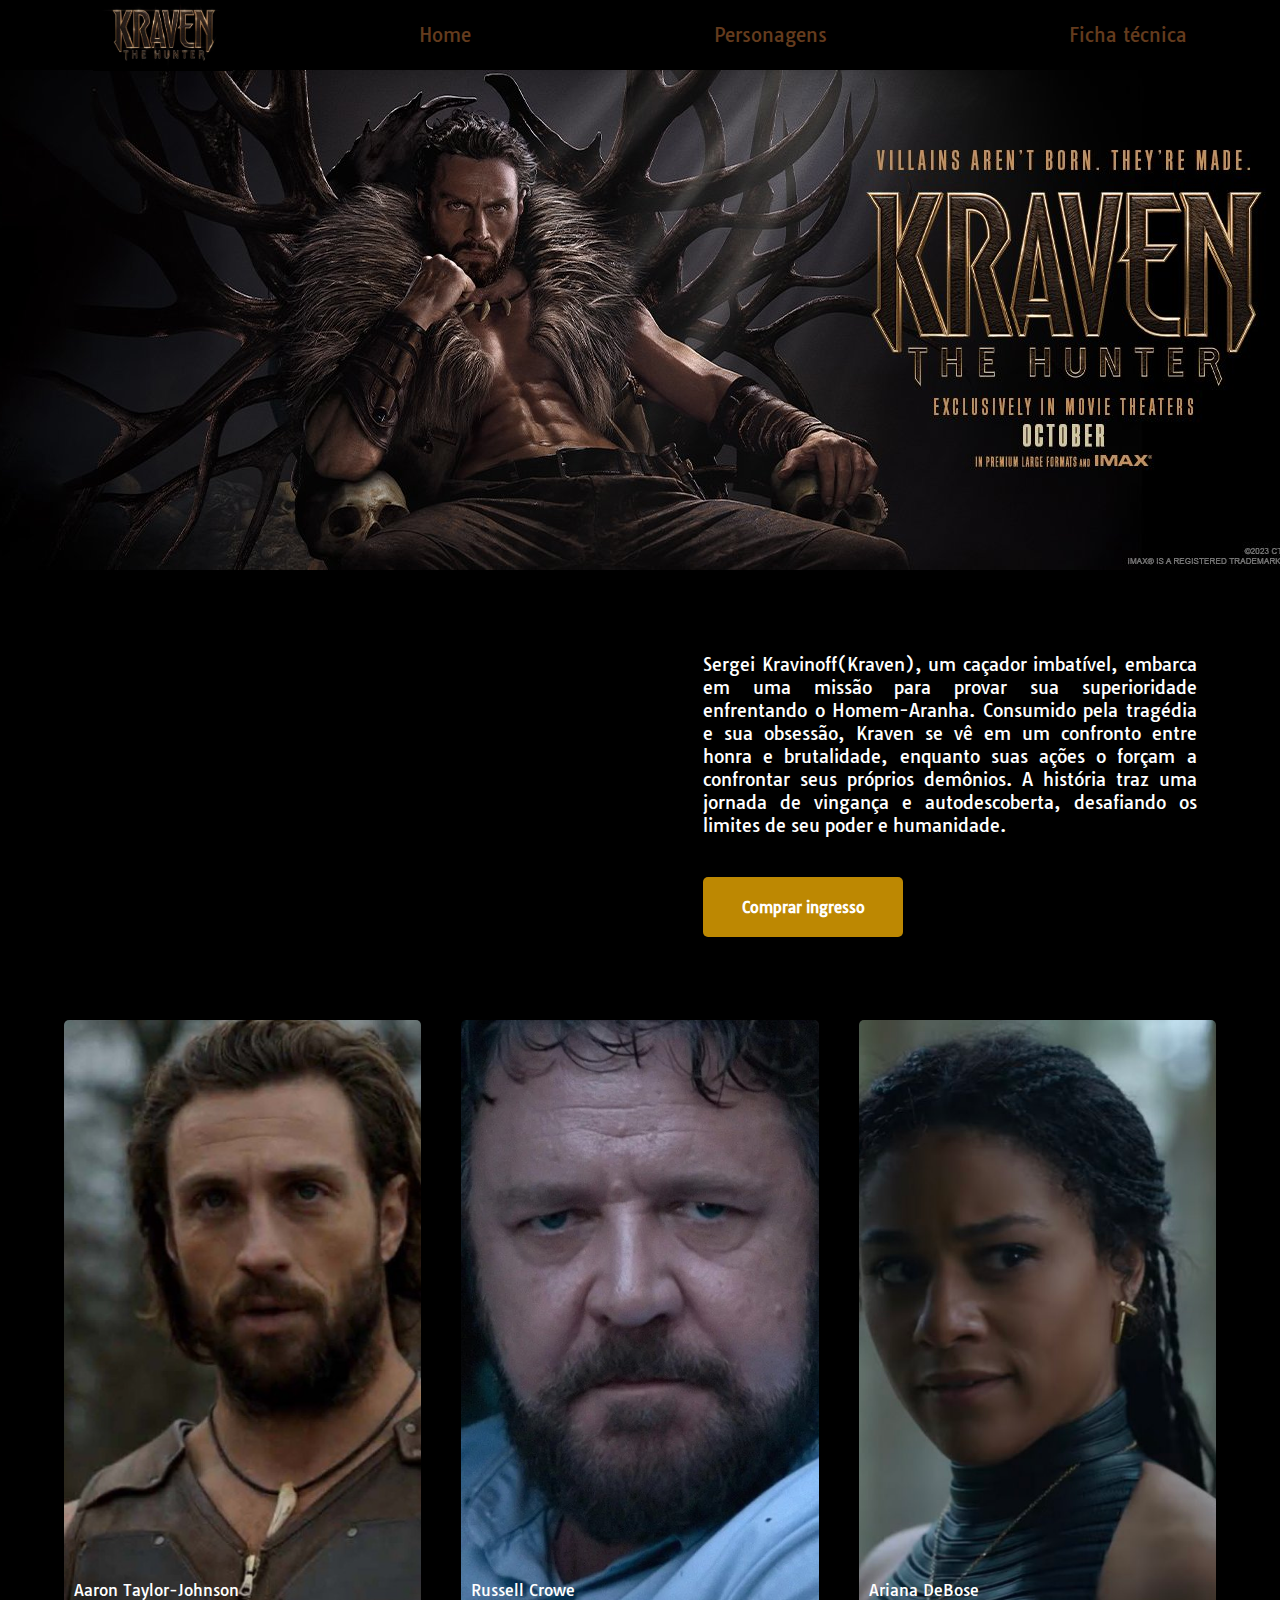
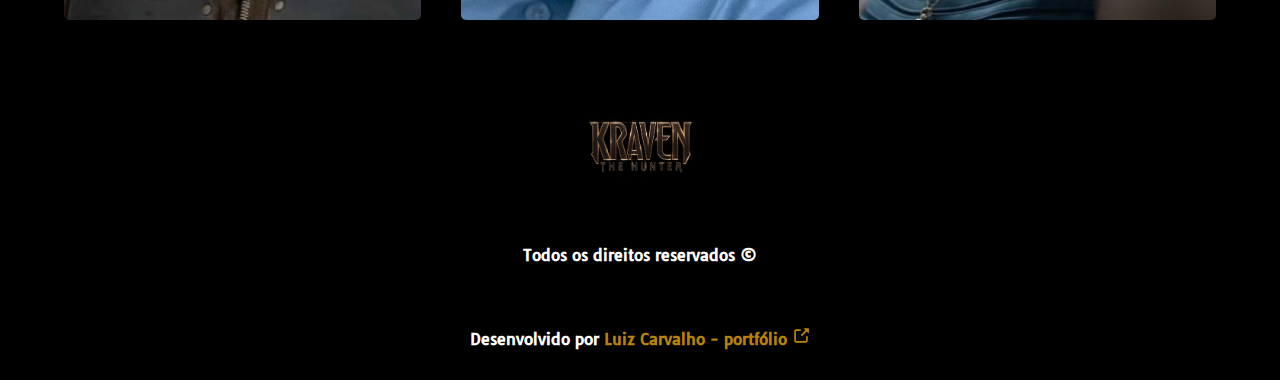
<file: index.html>
<!DOCTYPE html>
<html lang="pt-br">

<head>
    <meta charset="UTF-8">
    <meta name="viewport" content="width=device-width, initial-scale=1.0">
    <link rel="shortcut icon" href="images/favicon.ico" type="image/x-icon">
    <link href='https://unpkg.com/boxicons@2.1.4/css/boxicons.min.css' rel='stylesheet'>
    <link rel="stylesheet" href="styles/base.css">
    <link rel="stylesheet" href="styles/header.css">
    <link rel="stylesheet" href="styles/footer.css">
    <link rel="stylesheet" href="styles/pages/home.css">
    <title>Kraven The Hunter - Home</title>
</head>

<body>
    <header>
        <img class="mini-logo" id="mini-logo-nav" src="images/kraven-the-hunter-logo.jpeg">
        <span class="bx bx-menu" id="menu-icon" onclick="displayMenu()"></span>
        <nav class="nav-bar">
            <ul class="nav-list">
                <li><a href="index.html">Home</a></li>
                <li><a href="personagens.html">Personagens</a></li>
                <li><a href="ficha-tecnica.html">Ficha técnica</a></li>
            </ul>
        </nav>
    </header>
    <div class="mobile-menu">
        <ul class="mobile-nav-list">
            <li><a href="index.html">Home</a></li>
            <li><a href="personagens.html">Personagens</a></li>
            <li><a href="ficha-tecnica.html">Ficha técnica</a></li>
        </ul>
    </div>
    <div class="banner-principal"></div>
    <div class="container-geral"> 
        <div class="trailler-container"> 
            <iframe width="560" height="315" 
                src="https://www.youtube.com/embed/KHKvdPGQsTY?si=hNpqJE7J7JQYVl28"
                title="YouTube video player" frameborder="0"
                allow="accelerometer; autoplay; clipboard-write; encrypted-media; gyroscope; picture-in-picture; web-share"
                referrerpolicy="strict-origin-when-cross-origin" allowfullscreen>
            </iframe>
        </div>

        <aside class="about-card"> 
            <p class="sinopse">
                Sergei Kravinoff(Kraven), um caçador imbatível, embarca em uma missão para provar sua superioridade enfrentando o Homem-Aranha. Consumido pela tragédia e sua obsessão, Kraven se vê em um confronto entre honra e brutalidade, enquanto suas ações o forçam a confrontar seus próprios demônios. A história traz uma jornada de vingança e autodescoberta, desafiando os limites de seu poder e humanidade.
            </p>
            <button class="buy-ticket">Comprar ingresso</button>
        </aside>
    </div>

    <div class="actor-cards-container">
        <div class="cards-content">
            <div class="card banner1"><a href="https://pt.wikipedia.org/wiki/Aaron_Taylor-Johnson" target="_blank">Aaron Taylor-Johnson</a></div>
            <div class="card banner2"><a href="https://pt.wikipedia.org/wiki/Russell_Crowe" target="_blank">Russell Crowe</a></div>
            <div class="card banner3"><a href="https://pt.wikipedia.org/wiki/Ariana_DeBose" target="_blank">Ariana DeBose</a></div>
        </div>
    </div>

    <button id="back-to-top">&#x2B06</button>

    <footer class="footer-root">
        <img class="mini-logo" src="images/kraven-the-hunter-logo.jpeg">
        <span>Todos os direitos reservados &copy;</span>
        <span>Desenvolvido por 
            <a href="https://github.com/luizcarvalhosilva" target="_blank">
                Luiz Carvalho - portfólio
                <svg width="18" height="18" viewBox="0 0 16 16" fill="currentColor" class="svg-arrow">
                    <path d="M3.75 2h3.5a.75.75 0 0 1 0 1.5h-3.5a.25.25 0 0 0-.25.25v8.5c0 .138.112.25.25.25h8.5a.25.25 0 0 0 .25-.25v-3.5a.75.75 0 0 1 1.5 0v3.5A1.75 1.75 0 0 1 12.25 14h-8.5A1.75 1.75 0 0 1 2 12.25v-8.5C2 2.784 2.784 2 3.75 2Zm6.854-1h4.146a.25.25 0 0 1 .25.25v4.146a.25.25 0 0 1-.427.177L13.03 4.03 9.28 7.78a.751.751 0 0 1-1.042-.018.751.751 0 0 1-.018-1.042l3.75-3.75-1.543-1.543A.25.25 0 0 1 10.604 1Z"></path>
                </svg>
            </a>
        </span>
    </footer>

    <script src="./scripts/base-script.js"></script>
    <script src="./scripts/roll-to-topBtn.js"></script>
</body>
</html>
</file>
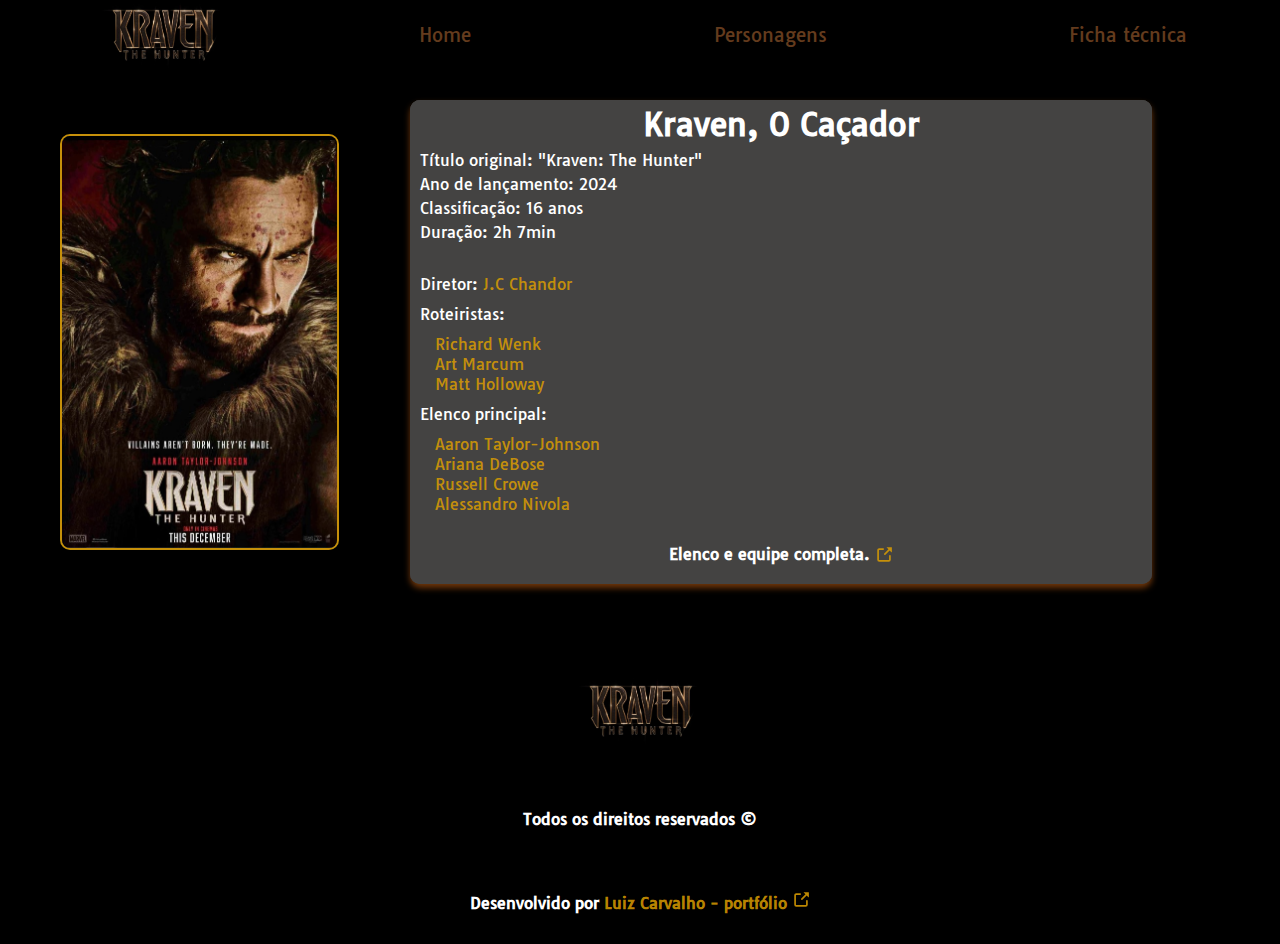
<file: ficha-tecnica.html>
<!DOCTYPE html>
<html lang="pt-br">
<head>
    <meta charset="UTF-8">
    <meta name="viewport" content="width=device-width, initial-scale=1.0">
    <link rel="shortcut icon" href="images/favicon.ico" type="image/x-icon">
    <link href='https://unpkg.com/boxicons@2.1.4/css/boxicons.min.css' rel='stylesheet'>
    <link rel="stylesheet" href="styles/base.css">
    <link rel="stylesheet" href="styles/header.css">
    <link rel="stylesheet" href="styles/footer.css">
    <link rel="stylesheet" href="styles/pages/ficha-tec.css">
    <title>Kraven The Hunter - Ficha técnica</title>
</head>
<body>
    <header>
        <img class="mini-logo" id="mini-logo-nav" src="images/kraven-the-hunter-logo.jpeg">
        <span class="bx bx-menu" id="menu-icon" onclick="displayMenu()"></span>
        <nav class="nav-bar">
            <ul class="nav-list">
                <li><a href="index.html">Home</a></li>
                <li><a href="personagens.html">Personagens</a></li>
                <li><a href="ficha-tecnica.html">Ficha técnica</a></li>
            </ul>
        </nav>
    </header>
    <div class="mobile-menu">
        <ul class="mobile-nav-list">
            <li><a href="index.html">Home</a></li>
            <li><a href="personagens.html">Personagens</a></li>
            <li><a href="ficha-tecnica.html">Ficha técnica</a></li>
        </ul>
    </div>

    <main class="info">
        <div class="movie-poster-container">
            <img src="images/movie-poster.jpg" alt="poster do filme" class="poster">
        </div>
        <div class="container-info">
            <div class="header">
                <h1>Kraven, O Caçador</h1>
                <span>Título original: "Kraven: The Hunter"</span>
                <span>Ano de lançamento: 2024</span>
                <span>Classificação: 16 anos</span>
                <span>Duração: 2h 7min</span>
            </div>
            <div class="container-cast">
                <span>Diretor: <a href="https://www.imdb.com/name/nm1170855/bio/?ref_=nm_ov_bio_sm" target="_blank">J.C Chandor</a></span>
                <span>Roteiristas:</span>
                <ul class="staff-list">
                    <li><a href="https://www.imdb.com/pt/name/nm0921013/?ref_=tt_ov_wr_1" target="_blank">Richard Wenk</a></li>
                    <li><a href="https://www.imdb.com/pt/name/nm1436466/?ref_=tt_ov_wr_2" target="_blank">Art Marcum</a></li>
                    <li><a href="https://www.imdb.com/pt/name/nm0391344/?ref_=tt_ov_wr_3" target="_blank">Matt Holloway</a></li>
                </ul>
                <span>Elenco principal:</span>
                <ul class="staff-list">
                    <li>
                        <a href="https://www.imdb.com/name/nm1093951/bio/?ref_=nm_ov_ql_1" target="_blank" class="link-bio">Aaron Taylor-Johnson</a>
                    </li>
                    <li>
                        <a href="https://www.imdb.com/name/nm3663196/bio/?ref_=nm_ov_ql_1" target="_blank" class="link-bio">Ariana DeBose</a>
                    </li>
                    <li>
                        <a href="https://www.imdb.com/name/nm0000128/bio/?ref_=nm_ov_ql_1" target="_blank" class="link-bio">Russell Crowe</a>
                    </li>
                    <li>
                        <a href="https://www.imdb.com/name/nm0005273/bio/?ref_=nm_ov_ql_1" target="_blank" class="link-bio">Alessandro Nivola</a>
                    </li>
                </ul>
                <span>
                    Elenco e equipe completa.
                    <a href="https://www.imdb.com/title/tt8790086/fullcredits" target="_blank">
                        <svg width="18" height="18" viewBox="0 0 16 16" fill="currentColor" class="svg-arrow">
                            <path d="M3.75 2h3.5a.75.75 0 0 1 0 1.5h-3.5a.25.25 0 0 0-.25.25v8.5c0 .138.112.25.25.25h8.5a.25.25 0 0 0 .25-.25v-3.5a.75.75 0 0 1 1.5 0v3.5A1.75 1.75 0 0 1 12.25 14h-8.5A1.75 1.75 0 0 1 2 12.25v-8.5C2 2.784 2.784 2 3.75 2Zm6.854-1h4.146a.25.25 0 0 1 .25.25v4.146a.25.25 0 0 1-.427.177L13.03 4.03 9.28 7.78a.751.751 0 0 1-1.042-.018.751.751 0 0 1-.018-1.042l3.75-3.75-1.543-1.543A.25.25 0 0 1 10.604 1Z"></path>
                        </svg>
                    </a>
                </span>
            </div>
        </div>
    </main>

    <button id="back-to-top">&#x2B06</button>

    <footer class="footer-root">
        <img class="mini-logo" src="images/kraven-the-hunter-logo.jpeg">
        <span>Todos os direitos reservados &copy;</span>
        <span>Desenvolvido por 
            <a href="https://github.com/luizcarvalhosilva" target="_blank">
                Luiz Carvalho - portfólio
                <svg width="18" height="18" viewBox="0 0 16 16" fill="currentColor" class="svg-arrow">
                    <path d="M3.75 2h3.5a.75.75 0 0 1 0 1.5h-3.5a.25.25 0 0 0-.25.25v8.5c0 .138.112.25.25.25h8.5a.25.25 0 0 0 .25-.25v-3.5a.75.75 0 0 1 1.5 0v3.5A1.75 1.75 0 0 1 12.25 14h-8.5A1.75 1.75 0 0 1 2 12.25v-8.5C2 2.784 2.784 2 3.75 2Zm6.854-1h4.146a.25.25 0 0 1 .25.25v4.146a.25.25 0 0 1-.427.177L13.03 4.03 9.28 7.78a.751.751 0 0 1-1.042-.018.751.751 0 0 1-.018-1.042l3.75-3.75-1.543-1.543A.25.25 0 0 1 10.604 1Z"></path>
                </svg>
            </a>
        </span>
    </footer>

    <script src="./scripts/base-script.js"></script>
    <script src="./scripts/roll-to-topBtn.js"></script>
</body>
</html>
</file>
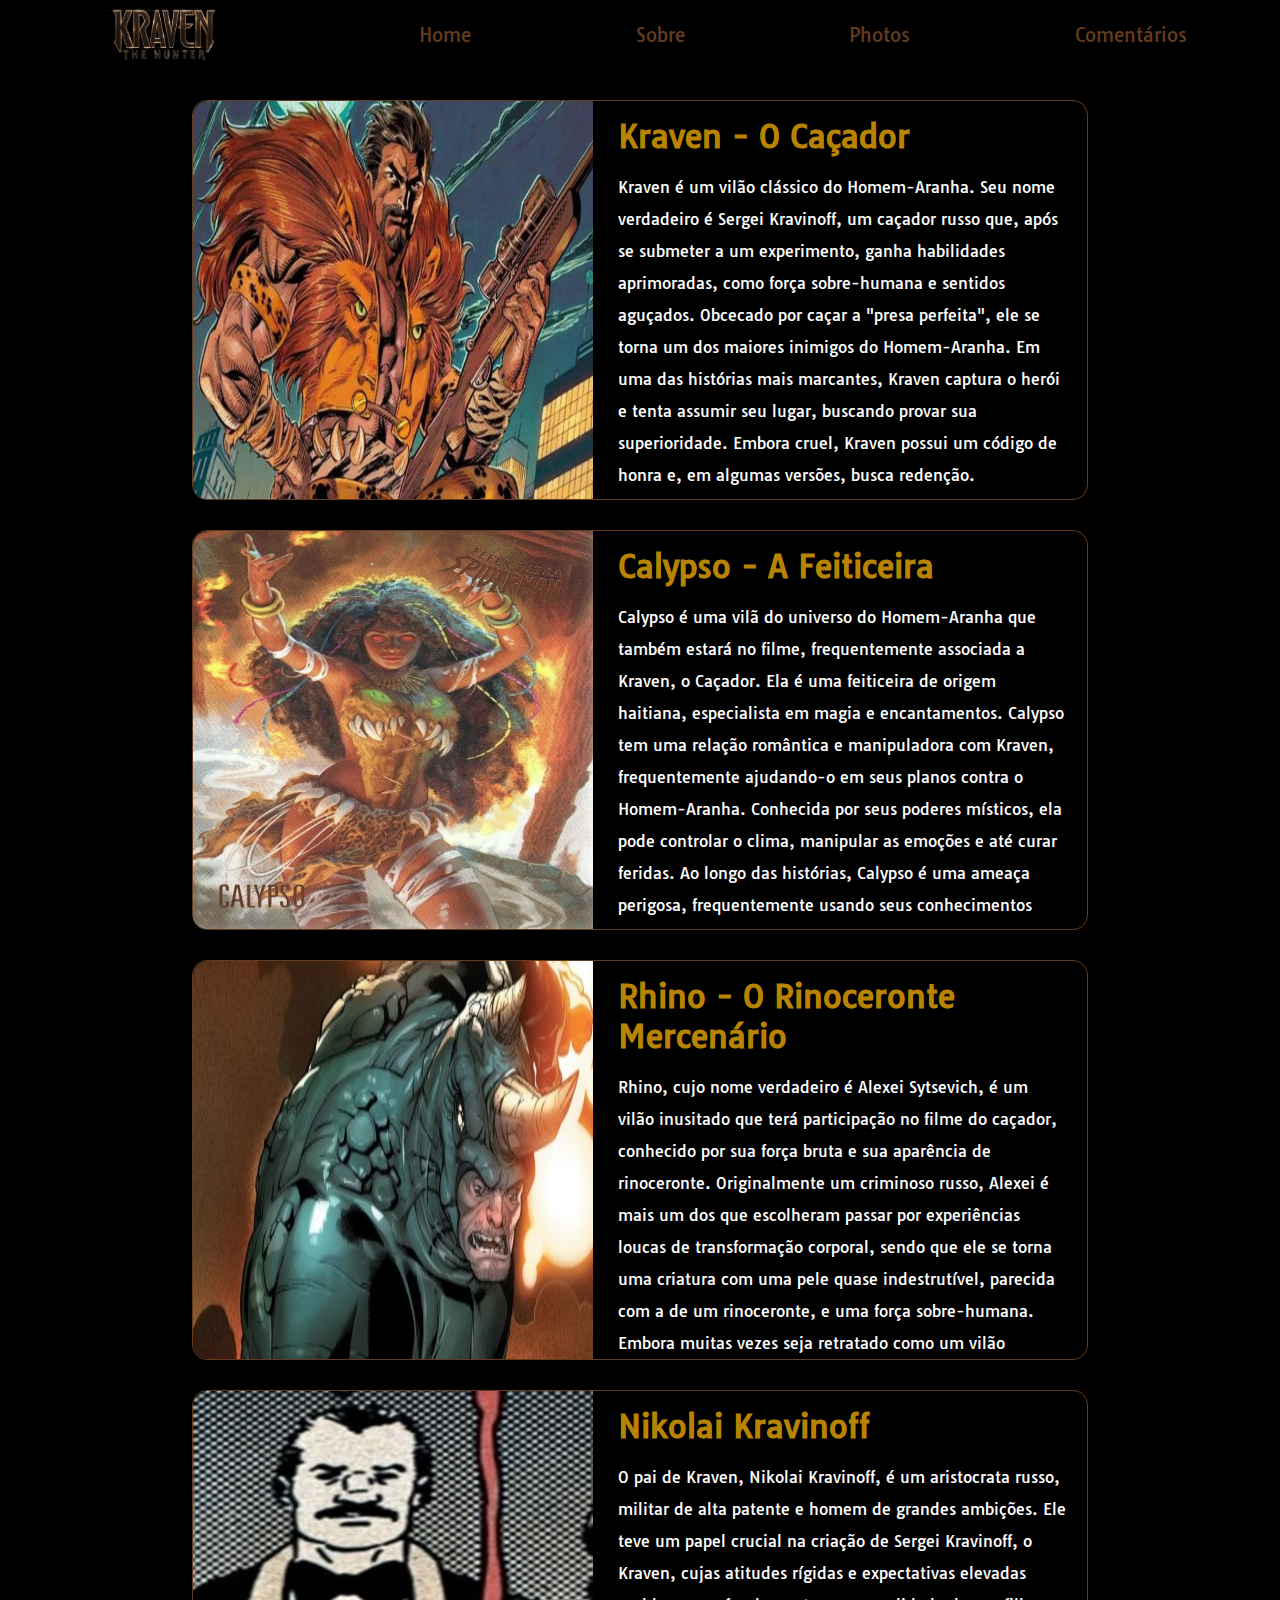
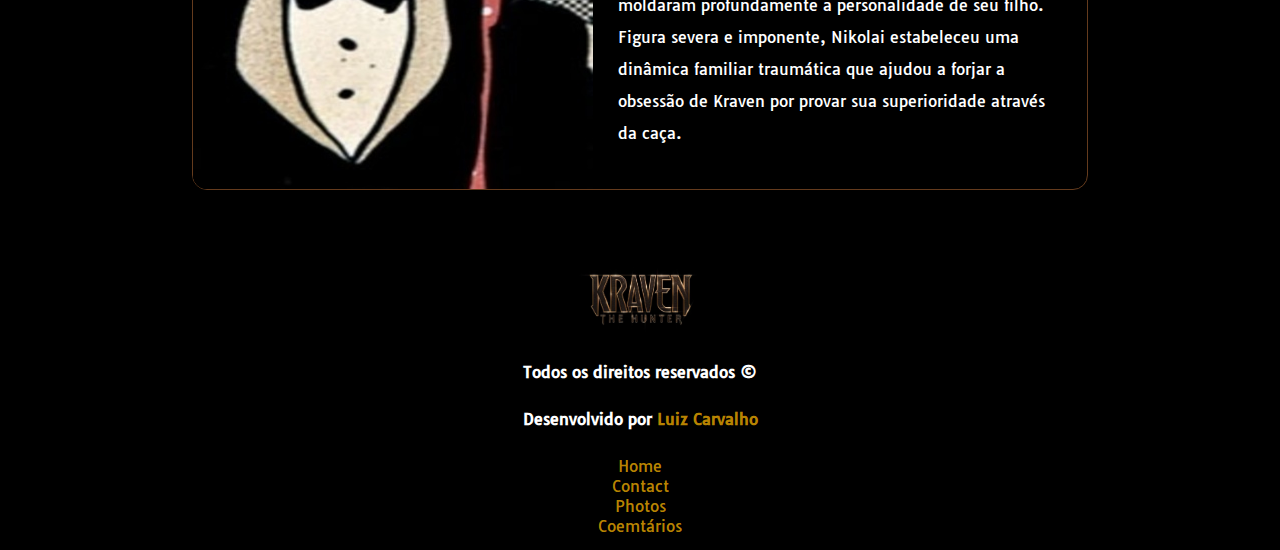
<file: history.html>
<!DOCTYPE html>
<html lang="pt-br">
<head>
    <meta charset="UTF-8">
    <meta name="viewport" content="width=device-width, initial-scale=1.0">
    <link rel="shortcut icon" href="images/favicon.ico" type="image/x-icon">
    <link href='https://unpkg.com/boxicons@2.1.4/css/boxicons.min.css' rel='stylesheet'>
    <link rel="stylesheet" href="styles/base.css">
    <link rel="stylesheet" href="styles/header.css">
    <link rel="stylesheet" href="styles/footer.css">
    <link rel="stylesheet" href="styles/history.css">
    <title>Kraven The Hunter - sobre</title>
</head>
<body>
    <header>
        <img class="mini-logo" id="mini-logo-nav" src="images/kraven-the-hunter-logo.jpeg">
        <span class="bx bx-menu" id="menu-icon" onclick="displayMenu()"></span>
        <nav class="nav-bar">
            <ul class="nav-list">
                <li><a href="index.html">Home</a></li>
                <li><a href="history.html">Sobre</a></li>
                <li><a href="photos.html">Photos</a></li>
                <li><a href="comentarios.html">Comentários</a></li>
            </ul>
        </nav>
    </header>
    <div class="mobile-menu">
        <ul class="mobile-nav-list">
            <li><a href="index.html">Home</a></li>
            <li><a href="history.html">Sobre</a></li>
            <li><a href="photos.html">Photos</a></li>
            <li><a href="comentarios.html">Comentários</a></li>
        </ul>
    </div>

    <main class="cards-container">
        <div class="card-character">
            <div class="card-content">
                <img src="images/kraven-cartoon.jpg" alt="Kraven cartoon image">
                <div class="card-info">
                    <h1 class="character-name">Kraven - O Caçador</h1>
                    <p>
                        Kraven é um vilão clássico do Homem-Aranha. Seu nome verdadeiro é Sergei Kravinoff, um caçador russo que, após se submeter a um experimento, ganha habilidades aprimoradas, como força sobre-humana e sentidos aguçados. Obcecado por caçar a "presa perfeita", ele se torna um dos maiores inimigos do Homem-Aranha. Em uma das histórias mais marcantes, Kraven captura o herói e tenta assumir seu lugar, buscando provar sua superioridade. Embora cruel, Kraven possui um código de honra e, em algumas versões, busca redenção.
                    </p>
                </div>
            </div>
        </div>
        <div class="card-character">
            <div class="card-content">
                <img src="images/calypso-cartoon.jpg" alt="Calypso cartoon image">
                <div class="card-info">
                    <h1 class="character-name">Calypso - A Feiticeira</h1>
                    <p>Calypso é uma vilã do universo do Homem-Aranha que também estará no filme, frequentemente associada a Kraven, o Caçador. Ela é uma feiticeira de origem haitiana, especialista em magia e encantamentos. Calypso tem uma relação romântica e manipuladora com Kraven, frequentemente ajudando-o em seus planos contra o Homem-Aranha. Conhecida por seus poderes místicos, ela pode controlar o clima, manipular as emoções e até curar feridas. Ao longo das histórias, Calypso é uma ameaça perigosa, frequentemente usando seus conhecimentos mágicos para desafiar o herói e alcançar seus próprios objetivos.</p>
                </div>
            </div>
        </div>
        <div class="card-character">
            <div class="card-content">
                <img src="images/rhino-cartoon.jpg" alt="Rhino cartoon image">
                <div class="card-info">
                    <h1 class="character-name">Rhino - O Rinoceronte Mercenário</h1>
                    <p>
                        Rhino, cujo nome verdadeiro é Alexei Sytsevich, é um vilão inusitado que terá participação no filme do caçador, conhecido por sua força bruta e sua aparência de rinoceronte. Originalmente um criminoso russo, Alexei é mais um dos que escolheram passar por experiências loucas de transformação corporal, sendo que ele se torna uma criatura com uma pele quase indestrutível, parecida com a de um rinoceronte, e uma força sobre-humana. Embora muitas vezes seja retratado como um vilão simples, movido pela violência, Rhino também é mostrado como alguém com sentimentos de lealdade e até simpatia em algumas histórias. Ele é uma das ameaças físicas mais poderosas enfrentadas pelo Homem-Aranha.
                    </p>
                </div>
            </div>
        </div>
        <div class="card-character">
            <div class="card-content">
                <img src="images/nikolai-kravinoff-cartoon.jpg" alt="Nikolai Kravinoff cartoon image">
                <div class="card-info">
                    <h1 class="character-name">Nikolai Kravinoff</h1>
                    <p>
                        O pai de Kraven, Nikolai Kravinoff, é um aristocrata russo, militar de alta patente e homem de grandes ambições. Ele teve um papel crucial na criação de Sergei Kravinoff, o Kraven, cujas atitudes rígidas e expectativas elevadas moldaram profundamente a personalidade de seu filho. Figura severa e imponente, Nikolai estabeleceu uma dinâmica familiar traumática que ajudou a forjar a obsessão de Kraven por provar sua superioridade através da caça.
                    </p>
                </div>
            </div>
        </div>
    </main>
    

    <footer class="footer-root">
        <img class="mini-logo" src="images/kraven-the-hunter-logo.jpeg">
        <span>Todos os direitos reservados &copy;</span>
        <span>Desenvolvido por <a href="#">Luiz Carvalho</a></span>
        <nav class="footer-nav">
            <ul class="footer-list">
                <a href="index.html">
                    <li>Home</li>
                </a>
                <a href="contact.html">
                    <li>Contact</li>
                </a>
                <a href="photos.html">
                    <li>Photos</li>
                </a>
                <a href="comentarios.html">
                    <li>Coemtários</li>
                </a>
            </ul>
        </nav>
    </footer>
    <script src="/scripts/base-script.js"></script>
</body>
</html>
</file>
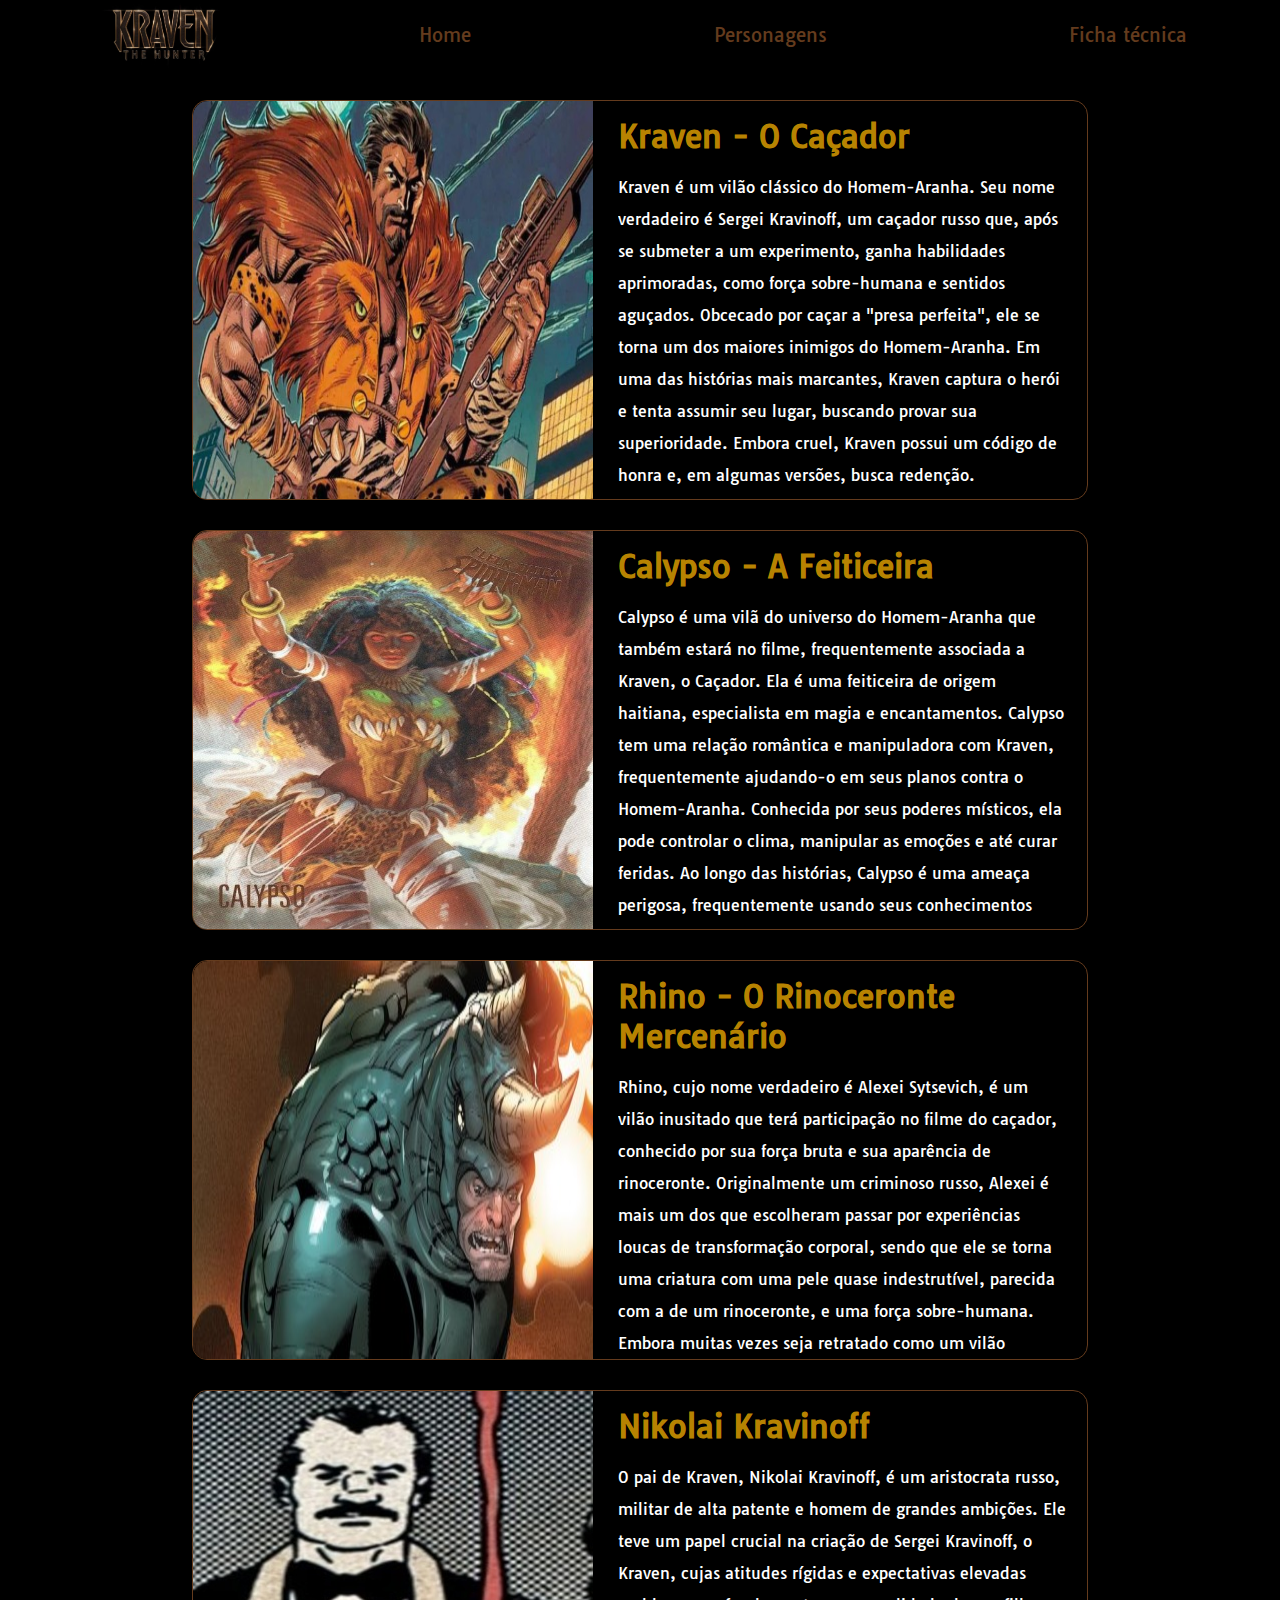
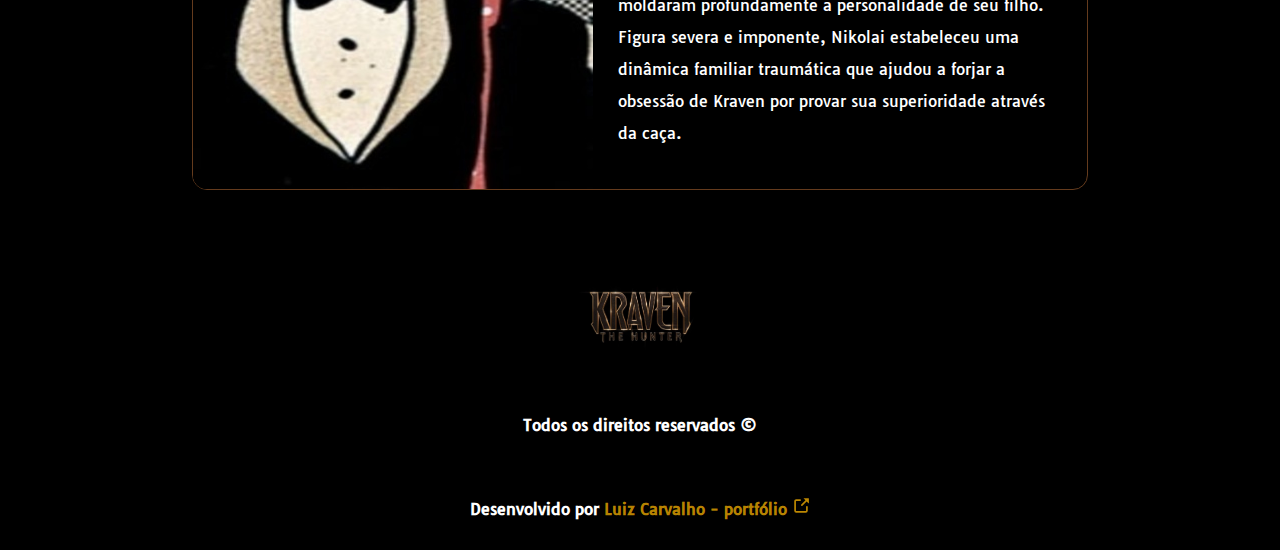
<file: personagens.html>
<!DOCTYPE html>
<html lang="pt-br">
<head>
    <meta charset="UTF-8">
    <meta name="viewport" content="width=device-width, initial-scale=1.0">
    <link rel="shortcut icon" href="images/favicon.ico" type="image/x-icon">
    <link href='https://unpkg.com/boxicons@2.1.4/css/boxicons.min.css' rel='stylesheet'>
    <link rel="stylesheet" href="styles/base.css">
    <link rel="stylesheet" href="styles/header.css">
    <link rel="stylesheet" href="styles/footer.css">
    <link rel="stylesheet" href="styles/pages/personagens.css">
    <title>Kraven The Hunter - Personagens</title>
</head>
<body>
    <header>
        <img class="mini-logo" id="mini-logo-nav" src="images/kraven-the-hunter-logo.jpeg">
        <span class="bx bx-menu" id="menu-icon" onclick="displayMenu()"></span>
        <nav class="nav-bar">
            <ul class="nav-list">
                <li><a href="index.html">Home</a></li>
                <li><a href="personagens.html">Personagens</a></li>
                <li><a href="ficha-tecnica.html">Ficha técnica</a></li>
            </ul>
        </nav>
    </header>
    <div class="mobile-menu">
        <ul class="mobile-nav-list">
            <li><a href="index.html">Home</a></li>
            <li><a href="personagens.html">Personagens</a></li>
            <li><a href="ficha-tecnica.html">Ficha técnica</a></li>
        </ul>
    </div>

    <main class="cards-container">
        <div class="card-character">
            <div class="card-content">
                <img src="images/kraven-cartoon.jpg" alt="Kraven cartoon image">
                <div class="card-info">
                    <h1 class="character-name">Kraven - O Caçador</h1>
                    <p>
                        Kraven é um vilão clássico do Homem-Aranha. Seu nome verdadeiro é Sergei Kravinoff, um caçador russo que, após se submeter a um experimento, ganha habilidades aprimoradas, como força sobre-humana e sentidos aguçados. Obcecado por caçar a "presa perfeita", ele se torna um dos maiores inimigos do Homem-Aranha. Em uma das histórias mais marcantes, Kraven captura o herói e tenta assumir seu lugar, buscando provar sua superioridade. Embora cruel, Kraven possui um código de honra e, em algumas versões, busca redenção.
                    </p>
                </div>
            </div>
        </div>
        <div class="card-character">
            <div class="card-content">
                <img src="images/calypso-cartoon.jpg" alt="Calypso cartoon image">
                <div class="card-info">
                    <h1 class="character-name">Calypso - A Feiticeira</h1>
                    <p>Calypso é uma vilã do universo do Homem-Aranha que também estará no filme, frequentemente associada a Kraven, o Caçador. Ela é uma feiticeira de origem haitiana, especialista em magia e encantamentos. Calypso tem uma relação romântica e manipuladora com Kraven, frequentemente ajudando-o em seus planos contra o Homem-Aranha. Conhecida por seus poderes místicos, ela pode controlar o clima, manipular as emoções e até curar feridas. Ao longo das histórias, Calypso é uma ameaça perigosa, frequentemente usando seus conhecimentos mágicos para desafiar o herói e alcançar seus próprios objetivos.</p>
                </div>
            </div>
        </div>
        <div class="card-character">
            <div class="card-content">
                <img src="images/rhino-cartoon.jpg" alt="Rhino cartoon image">
                <div class="card-info">
                    <h1 class="character-name">Rhino - O Rinoceronte Mercenário</h1>
                    <p>
                        Rhino, cujo nome verdadeiro é Alexei Sytsevich, é um vilão inusitado que terá participação no filme do caçador, conhecido por sua força bruta e sua aparência de rinoceronte. Originalmente um criminoso russo, Alexei é mais um dos que escolheram passar por experiências loucas de transformação corporal, sendo que ele se torna uma criatura com uma pele quase indestrutível, parecida com a de um rinoceronte, e uma força sobre-humana. Embora muitas vezes seja retratado como um vilão simples, movido pela violência, Rhino também é mostrado como alguém com sentimentos de lealdade e até simpatia em algumas histórias. Ele é uma das ameaças físicas mais poderosas enfrentadas pelo Homem-Aranha.
                    </p>
                </div>
            </div>
        </div>
        <div class="card-character">
            <div class="card-content">
                <img src="images/nikolai-kravinoff-cartoon.jpg" alt="Nikolai Kravinoff cartoon image">
                <div class="card-info">
                    <h1 class="character-name">Nikolai Kravinoff</h1>
                    <p>
                        O pai de Kraven, Nikolai Kravinoff, é um aristocrata russo, militar de alta patente e homem de grandes ambições. Ele teve um papel crucial na criação de Sergei Kravinoff, o Kraven, cujas atitudes rígidas e expectativas elevadas moldaram profundamente a personalidade de seu filho. Figura severa e imponente, Nikolai estabeleceu uma dinâmica familiar traumática que ajudou a forjar a obsessão de Kraven por provar sua superioridade através da caça.
                    </p>
                </div>
            </div>
        </div>
    </main>

    <button id="back-to-top">&#x2B06</button>
    
    <footer class="footer-root">
        <img class="mini-logo" src="images/kraven-the-hunter-logo.jpeg">
        <span>Todos os direitos reservados &copy;</span>
        <span>Desenvolvido por 
            <a href="https://github.com/luizcarvalhosilva" target="_blank">
                Luiz Carvalho - portfólio
                <svg width="18" height="18" viewBox="0 0 16 16" fill="currentColor" class="svg-arrow">
                    <path d="M3.75 2h3.5a.75.75 0 0 1 0 1.5h-3.5a.25.25 0 0 0-.25.25v8.5c0 .138.112.25.25.25h8.5a.25.25 0 0 0 .25-.25v-3.5a.75.75 0 0 1 1.5 0v3.5A1.75 1.75 0 0 1 12.25 14h-8.5A1.75 1.75 0 0 1 2 12.25v-8.5C2 2.784 2.784 2 3.75 2Zm6.854-1h4.146a.25.25 0 0 1 .25.25v4.146a.25.25 0 0 1-.427.177L13.03 4.03 9.28 7.78a.751.751 0 0 1-1.042-.018.751.751 0 0 1-.018-1.042l3.75-3.75-1.543-1.543A.25.25 0 0 1 10.604 1Z"></path>
                </svg>
            </a>
        </span>
    </footer>

    <script src="./scripts/base-script.js"></script>
    <script src="./scripts/roll-to-topBtn.js"></script>
</body>
</html>
</file>
<file: styles/base.css>
@import url('https://fonts.googleapis.com/css2?family=Geist:wght@100..900&family=Noto+Sans:ital,wght@0,100..900;1,100..900&family=Tauri&display=swap');

:root {
    --base-font: "Tauri", sans-serif;
    --color1: #643B1D;
    --color2: #d99c02de;
}

* {
    margin: 0;
    padding: 0;
    box-sizing: border-box;
    background-color: black;
    text-decoration: none;
    list-style: none;
    font-family: var(--base-font);
}

body {
    width: 100vw;
    overflow-x: hidden;
}

a {
    cursor: pointer;
    color: var(--color2);
}

#back-to-top {
    position: fixed; 
    bottom: 20px; 
    right: 20px; 
    width: 50px;
    height: 50px;
    background-color: var(--color2);
    color: white; 
    border: none; 
    border-radius: 50%; 
    font-size: 18px;
    cursor: pointer; 
    display: none; 
    align-items: center;
    justify-content: center;
    box-shadow: 0px 4px 6px rgba(0, 0, 0, 0.2); 
    transition: opacity 0.3s ease; 
}

#back-to-top:hover {
    background-color: var(--color1);
}

#back-to-top.show {
    display: flex;
}
</file>
<file: styles/header.css>
header {
    height: 70px;
    display: flex;
    justify-content: space-around;
    align-items: center;
}

nav {
    width: 60%;
}

ul {
    display: flex;
    width: 100%;
    justify-content: space-between;
}

.nav-list li {
    color: var(--color1);
    font-size: 19px;

    a {
        color: inherit;
    }

    &:hover {
        color: var(--color2);
    }
}

.mini-logo {
    width: 140px;
    height: auto;
}

#menu-icon {
    font-size: 34px;
    color: white;
    cursor: pointer;
    display: none;
}

.mobile-menu {
    position: absolute;
    width: 100vw;
    display: none;
}

.mobile-nav-list {
    display: flex;
    flex-direction: column;
    justify-content: center;
    align-items: center;

    li {
        margin-bottom: 8px;
        padding: 2px 5px;
    }

    :hover {
        background-color: var(--color1);
    }
}

.modal-open {
    display: block;
}

@media(max-width: 768px) {
    #menu-icon {
        display: block;
    }

    .footer-nav {
        display: block;
    }

    #mini-logo-nav {
        width: 140px;
    }

    nav {
        display: none;
    }
}
</file>
<file: styles/footer.css>
.footer-root {
    height: 300px;
    margin-top: 60px;
    display: flex;
    flex-direction: column;
    align-items: center;
    justify-content: space-around;
    background-color: black;

    a {
        color: var(--color2);
    }

    span {
        color: white;
        font-weight: bolder;   
    }

    .footer-list {
        display: flex;
        flex-direction: column;
        align-items: center;
    }
}
</file>
<file: styles/pages/home.css>
.banner-principal {
    background-image: url("../../images/kraven-banner-large.jpeg");
    background-position: 50% 50%;
    background-size: cover;
    width: 100%;
    height: 500px;
}

.container-geral {
    width: 100%;
    height: 400px;
    display: flex;
    gap: 15px;
    align-items: center;
    justify-content: center;
    position: relative;
    top: 25px;
    left: 10%;
}

.trailler-container {
    width: 50%;
    display: flex;
    align-items: center;
    justify-content: space-between;
}

.about-card {
    display: flex;
    flex-direction: column;
    justify-content: space-between;
    width: 100%;
    font-size: 18px;
}

.sinopse {
    color: white;
    text-align: justify;
    width: 70%;
    margin-bottom: 15px;
}

.buy-ticket {
    width: 200px;
    height: 60px;
    background-color: var(--color2);
    color: white;
    padding: 12px 8px;
    border-radius: 5px;
    cursor: pointer;
    transition: .8s;
    font-size: 15px;
    display: flex;
    justify-content: center;
    align-items: center;
    font-weight: bold;
    border: none;
    outline: none;
    margin-top: 25px;

    &:hover {
        background-color: white;
        color: var(--color2);
    }
}

.actor-cards-container {
    width: 100%;
    display: flex;
    justify-content: center;
    margin-top: 50px;
}

.cards-content {
    width: 90%;
    display: grid;
    grid-template-columns: repeat(3, 1fr);
    row-gap: 20px;
    column-gap: 40px;
}

.card {
    width: 100%;
    height: 600px;
    padding: 0 0 20px 10px;
    display: flex;
    flex-direction: column;
    justify-content: flex-end;
    background-size: cover;
    background-position: 50% 50%;
    border-radius: 5px;
    transition: .7s;
    font-size: 16px;

    a {
        color: white;
        background-color: transparent;
    }

    a:hover {
        color: var(--color2);
        outline: var(--color1);
    }

    &:hover {
        transform: scale(1.02);
        font-weight: bold;
    }
}

.banner1 {
    background-image: url("../../images/kraven-o-cacador.jpg");
}

.banner2 {
    background-image: url("../../images/nikolai-kravinoff.jpeg");
}

.banner3 {
    background-image: url("../../images/calypso.jpeg");
}

@media(max-width: 768px) {

    .banner-principal {
        background-position: 40%;
    }

    .container-geral {
        margin-top: 100px;
        position: relative;
        top: 100px;
        left: 20px;
        width: 90%;
        height: 400px;
        display: flex;
        flex-direction: column;

        .trailler-container {
            width: 95%;
            display: flex;
            flex-direction: column;

            iframe {
                width: 100%;
            }
        }
    }

    .about-card {
        width: 90%;
        display: flex;
        flex-direction: column;
        justify-content: space-between;

        .sinopse {
            width: 100%;
        }

        .buy-ticket {
            width: 100%;
            margin-top: 25px;

        }
    }

    .cards-content {
        grid-template-columns: 1fr;
        margin-top: 250px;
    }
}
</file>
<file: styles/pages/ficha-tec.css>
.info {
    display: flex;
    flex-direction: column;
    gap: 12px;
    color: white;
    align-items: center;
    margin-top: 30px;
    
    * {
        background-color: #444342;
    }
}

.movie-poster-container {
    display: flex;
    justify-content: center;
    background-color: black;
    
    .poster {
        width: 70%;
        border-radius: 10px;
        border: 2px var(--color2) solid;
    }
}

.container-info {
    display: flex;
    flex-direction: column;
    overflow: hidden;
    width: 90%;
    border-radius: 10px;
    box-shadow: 0 4px 6px rgba(218, 106, 20, 0.511);
    
    * {
        background-color: #444342;
    }
}

.header {
    display: flex;
    flex-direction: column;
    justify-content: center;
    line-height: 1.5;

    h1 {
        text-align: center;
    }

    span {
        
        margin-left: 10px;
    }
}

.container-cast {
    display: flex;
    flex-direction: column;
    gap: 10px;
    margin-top: 20px;
    padding: 10px;

    a {
        color: var(--color2);
    }

    .staff-list {
        display: inline-block;
        margin-left: 15px;
    }

    span:last-of-type {
        font-weight: bold;
        margin: 20px auto 10px;
    }

    .svg-arrow {
        display: inline-block;
        vertical-align: text-bottom;
    }
}

@media(min-width: 768px) {
    .info {
        display: flex;
        flex-direction: row;
        width: 90%;
    }
}
</file>
<file: styles/history.css>
.cards-container {
    margin-top: 30px;
}

.card-character {
    margin-bottom: 30px;

    .character-name {
        color: var(--color2);
        margin-top: 10px;
    }
    
    p {
        color: white;
        margin-top: 15px;
        line-height: 2;
    }
}

.card-content {
    display: flex;
    flex-direction: column;
    margin: auto;
    width: 350px;
    overflow: hidden;
    border: 1.6px solid var(--color1);
    border-radius: 15px;
    padding-right: 15px;
    
    img {
        width: 400px;
        border-top-left-radius: 15px;
        border-top-right-radius: 15px;
    }
}

.card-info {
    margin: 5px;
    padding: auto;
    text-align: center;

    p {
        line-height: 1.4;
        margin-bottom: 10px;
    }
}

@media (min-width: 1280px) {
    .card-content {
        width: 70%;
        flex-direction: row;
        gap: 20px;
        max-height: 400px;

        img {
            border-top-right-radius: 0;
        }
    }

    .card-info {
        text-align: left;
        p {
            line-height: 2;
        }
    }
}

@media (min-width: 768px) {
    .card-info {
        overflow: scroll;
    }
    .card-info::-webkit-scrollbar {
        display: none;
    }
}
</file>
<file: styles/pages/personagens.css>
.cards-container {
    margin-top: 30px;
}

.card-character {
    margin-bottom: 30px;

    .character-name {
        color: var(--color2);
        margin-top: 10px;
    }
    
    p {
        color: white;
        margin-top: 15px;
        line-height: 2;
    }
}

.card-content {
    display: flex;
    flex-direction: column;
    margin: auto;
    width: 350px;
    overflow: hidden;
    border: 1.6px solid var(--color1);
    border-radius: 15px;
    padding-right: 15px;
    
    img {
        width: 400px;
        border-top-left-radius: 15px;
        border-top-right-radius: 15px;
    }
}

.card-info {
    margin: 5px;
    padding: auto;
    text-align: center;

    p {
        line-height: 1.4;
        margin-bottom: 10px;
    }
}

@media (min-width: 1280px) {
    .card-content {
        width: 70%;
        flex-direction: row;
        gap: 20px;
        max-height: 400px;

        img {
            border-top-right-radius: 0;
        }
    }

    .card-info {
        text-align: left;
        p {
            line-height: 2;
        }
    }
}

@media (min-width: 768px) {
    .card-info {
        overflow: scroll;
    }
    .card-info::-webkit-scrollbar {
        display: none;
    }
}
</file>
